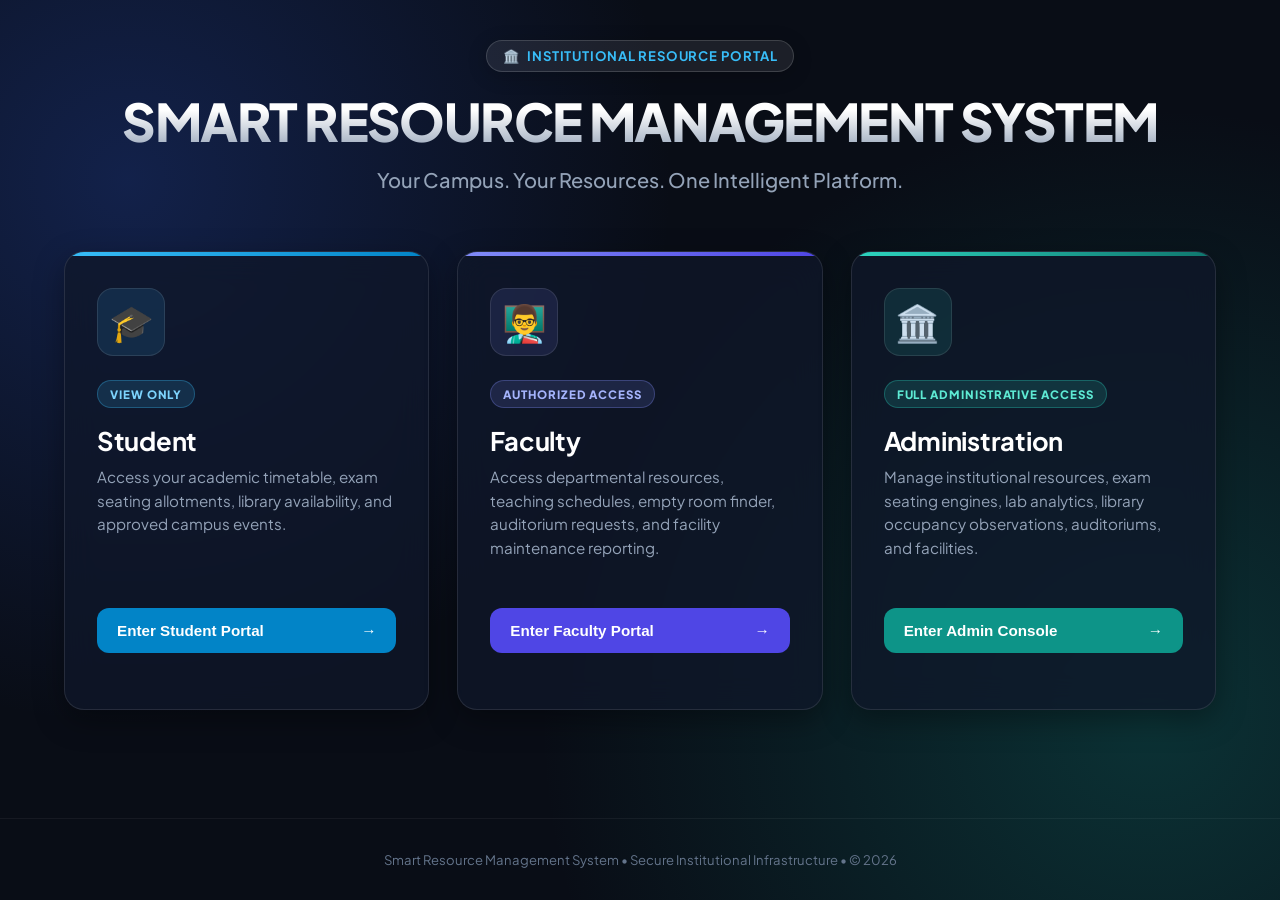
<file: templates/landing.html>
<!DOCTYPE html>
<html lang="en">
<head>
    <meta charset="UTF-8">
    <meta name="viewport" content="width=device-width, initial-scale=1.0">
    <title>Smart Resource Management System — Portal</title>
    <link rel="preconnect" href="https://fonts.googleapis.com">
    <link rel="preconnect" href="https://fonts.gstatic.com" crossorigin>
    <link href="https://fonts.googleapis.com/css2?family=Plus+Jakarta+Sans:wght@400;500;600;700;800&family=JetBrains+Mono:wght@400;600&display=swap" rel="stylesheet">
    <link rel="stylesheet" href="/static/style.css">
    <style>
        :root {
            --bg-dark: #0f172a;
            --card-student: linear-gradient(135deg, #0284c7 0%, #0369a1 100%);
            --card-faculty: linear-gradient(135deg, #4f46e5 0%, #3730a3 100%);
            --card-admin: linear-gradient(135deg, #0d9488 0%, #0f766e 100%);
        }

        body.landing-page {
            min-height: 100vh;
            background: radial-gradient(circle at 10% 20%, rgba(30, 58, 138, 0.45) 0%, transparent 40%),
                        radial-gradient(circle at 90% 80%, rgba(15, 118, 110, 0.35) 0%, transparent 45%),
                        #090d16;
            color: #f1f5f9;
            font-family: 'Plus Jakarta Sans', system-ui, -apple-system, sans-serif;
            display: flex;
            flex-direction: column;
            margin: 0;
            padding: 0;
        }

        .landing-header {
            padding: 2.5rem 1.5rem 1.5rem;
            text-align: center;
        }

        .landing-badge {
            display: inline-flex;
            align-items: center;
            gap: 0.5rem;
            background: rgba(255, 255, 255, 0.08);
            border: 1px solid rgba(255, 255, 255, 0.15);
            padding: 0.4rem 1rem;
            border-radius: 9999px;
            font-size: 0.82rem;
            letter-spacing: 0.06em;
            text-transform: uppercase;
            font-weight: 700;
            color: #38bdf8;
            margin-bottom: 1.25rem;
            box-shadow: 0 4px 20px rgba(0, 0, 0, 0.2);
        }

        .landing-title {
            font-size: clamp(2rem, 5vw, 3.25rem);
            font-weight: 800;
            letter-spacing: -0.03em;
            line-height: 1.15;
            margin: 0 0 0.85rem;
            background: linear-gradient(180deg, #ffffff 30%, #94a3b8 100%);
            -webkit-background-clip: text;
            -webkit-text-fill-color: transparent;
        }

        .landing-subtitle {
            font-size: clamp(1rem, 2vw, 1.25rem);
            font-weight: 500;
            color: #94a3b8;
            max-width: 680px;
            margin: 0 auto;
            line-height: 1.5;
        }

        .roles-container {
            max-width: 1200px;
            width: 100%;
            margin: 2rem auto;
            padding: 0 1.5rem;
            display: grid;
            grid-template-columns: repeat(auto-fit, minmax(320px, 1fr));
            gap: 1.75rem;
            box-sizing: border-box;
        }

        .role-card {
            background: rgba(15, 23, 42, 0.75);
            border: 1px solid rgba(255, 255, 255, 0.1);
            border-radius: 1.25rem;
            padding: 2.25rem 2rem;
            display: flex;
            flex-direction: column;
            justify-content: space-between;
            position: relative;
            overflow: hidden;
            transition: all 0.3s cubic-bezier(0.16, 1, 0.3, 1);
            cursor: pointer;
            backdrop-filter: blur(16px);
            box-shadow: 0 10px 30px rgba(0, 0, 0, 0.35);
        }

        .role-card::before {
            content: '';
            position: absolute;
            top: 0;
            left: 0;
            right: 0;
            height: 4px;
            transition: height 0.25s ease;
        }

        .role-card.student::before { background: linear-gradient(90deg, #38bdf8, #0284c7); }
        .role-card.faculty::before { background: linear-gradient(90deg, #818cf8, #4f46e5); }
        .role-card.admin::before { background: linear-gradient(90deg, #2dd4bf, #0f766e); }

        .role-card:hover {
            transform: translateY(-6px);
            border-color: rgba(255, 255, 255, 0.25);
            box-shadow: 0 20px 40px rgba(0, 0, 0, 0.5), 0 0 25px rgba(56, 189, 248, 0.15);
        }

        .role-card:hover::before {
            height: 6px;
        }

        .role-icon-box {
            width: 68px;
            height: 68px;
            border-radius: 1rem;
            display: flex;
            align-items: center;
            justify-content: center;
            font-size: 2.25rem;
            margin-bottom: 1.5rem;
            background: rgba(255, 255, 255, 0.05);
            border: 1px solid rgba(255, 255, 255, 0.1);
        }

        .role-card.student .role-icon-box { background: rgba(56, 189, 248, 0.12); color: #38bdf8; }
        .role-card.faculty .role-icon-box { background: rgba(129, 140, 248, 0.12); color: #818cf8; }
        .role-card.admin .role-icon-box { background: rgba(45, 212, 191, 0.12); color: #2dd4bf; }

        .role-badge {
            display: inline-block;
            font-size: 0.72rem;
            font-weight: 800;
            letter-spacing: 0.08em;
            text-transform: uppercase;
            padding: 0.35rem 0.75rem;
            border-radius: 9999px;
            margin-bottom: 1rem;
            width: fit-content;
        }

        .role-card.student .role-badge { background: rgba(56, 189, 248, 0.15); color: #7dd3fc; border: 1px solid rgba(56, 189, 248, 0.3); }
        .role-card.faculty .role-badge { background: rgba(129, 140, 248, 0.15); color: #a5b4fc; border: 1px solid rgba(129, 140, 248, 0.3); }
        .role-card.admin .role-badge { background: rgba(45, 212, 191, 0.15); color: #5eead4; border: 1px solid rgba(45, 212, 191, 0.3); }

        .role-title {
            font-size: 1.6rem;
            font-weight: 700;
            margin: 0 0 0.5rem;
            color: #ffffff;
            letter-spacing: -0.01em;
        }

        .role-desc {
            font-size: 0.95rem;
            color: #94a3b8;
            line-height: 1.55;
            margin-bottom: 1.75rem;
            min-height: 48px;
        }

        .role-button {
            display: flex;
            align-items: center;
            justify-content: space-between;
            width: 100%;
            padding: 0.9rem 1.25rem;
            border-radius: 0.75rem;
            font-size: 0.95rem;
            font-weight: 700;
            border: none;
            cursor: pointer;
            transition: all 0.2s ease;
            box-sizing: border-box;
        }

        .role-card.student .role-button { background: #0284c7; color: #ffffff; }
        .role-card.student .role-button:hover { background: #0369a1; }
        .role-card.faculty .role-button { background: #4f46e5; color: #ffffff; }
        .role-card.faculty .role-button:hover { background: #4338ca; }
        .role-card.admin .role-button { background: #0d9488; color: #ffffff; }
        .role-card.admin .role-button:hover { background: #0f766e; }

        .modal-overlay {
            position: fixed;
            top: 0;
            left: 0;
            right: 0;
            bottom: 0;
            background: rgba(3, 7, 18, 0.85);
            backdrop-filter: blur(8px);
            display: none;
            align-items: center;
            justify-content: center;
            z-index: 1000;
            padding: 1rem;
        }

        .modal-overlay.active {
            display: flex;
        }

        .auth-dialog {
            background: #111827;
            border: 1px solid rgba(255, 255, 255, 0.15);
            border-radius: 1.25rem;
            max-width: 440px;
            width: 100%;
            padding: 2.25rem;
            box-shadow: 0 25px 60px rgba(0, 0, 0, 0.7);
            position: relative;
            animation: modalFadeIn 0.25s ease-out;
            box-sizing: border-box;
        }

        @keyframes modalFadeIn {
            from { opacity: 0; transform: scale(0.96) translateY(8px); }
            to { opacity: 1; transform: scale(1) translateY(0); }
        }

        .close-btn {
            position: absolute;
            top: 1.25rem;
            right: 1.25rem;
            background: rgba(255, 255, 255, 0.08);
            border: none;
            color: #94a3b8;
            font-size: 1.2rem;
            width: 34px;
            height: 34px;
            border-radius: 50%;
            cursor: pointer;
            display: flex;
            align-items: center;
            justify-content: center;
            transition: all 0.2s ease;
        }

        .close-btn:hover {
            background: rgba(255, 255, 255, 0.18);
            color: #ffffff;
        }

        .form-group {
            margin-bottom: 1.25rem;
            text-align: left;
        }

        .form-label {
            display: block;
            font-size: 0.85rem;
            font-weight: 600;
            color: #cbd5e1;
            margin-bottom: 0.5rem;
        }

        .form-input {
            width: 100%;
            background: #1f2937;
            border: 1px solid #374151;
            border-radius: 0.65rem;
            padding: 0.8rem 1rem;
            font-size: 0.95rem;
            color: #ffffff;
            outline: none;
            transition: border-color 0.2s;
            box-sizing: border-box;
        }

        .form-input:focus {
            border-color: #38bdf8;
            box-shadow: 0 0 0 2px rgba(56, 189, 248, 0.2);
        }

        .demo-credentials-pill {
            background: rgba(255, 255, 255, 0.05);
            border: 1px dashed rgba(255, 255, 255, 0.15);
            border-radius: 0.6rem;
            padding: 0.6rem 0.85rem;
            font-size: 0.78rem;
            color: #94a3b8;
            margin-bottom: 1.25rem;
            line-height: 1.4;
        }

        .demo-credentials-pill strong {
            color: #e2e8f0;
        }

        .auth-error {
            background: rgba(239, 68, 68, 0.15);
            border: 1px solid rgba(239, 68, 68, 0.35);
            color: #fca5a5;
            padding: 0.75rem 1rem;
            border-radius: 0.65rem;
            font-size: 0.85rem;
            margin-bottom: 1.25rem;
            display: none;
        }

        .landing-footer {
            margin-top: auto;
            padding: 2rem;
            text-align: center;
            font-size: 0.82rem;
            color: #64748b;
            border-top: 1px solid rgba(255, 255, 255, 0.05);
        }
    </style>
</head>
<body class="landing-page">

    <header class="landing-header">
        <div class="landing-badge">
            <span>🏛️</span> Institutional Resource Portal
        </div>
        <h1 class="landing-title">SMART RESOURCE MANAGEMENT SYSTEM</h1>
        <p class="landing-subtitle">Your Campus. Your Resources. One Intelligent Platform.</p>
    </header>

    <main class="roles-container">
        <!-- CARD 1: STUDENT -->
        <div class="role-card student" onclick="openLoginModal('student')">
            <div>
                <div class="role-icon-box">🎓</div>
                <div class="role-badge">VIEW ONLY</div>
                <h2 class="role-title">Student</h2>
                <p class="role-desc">Access your academic timetable, exam seating allotments, library availability, and approved campus events.</p>
            </div>
            <button class="role-button" type="button">
                <span>Enter Student Portal</span>
                <span>→</span>
            </button>
        </div>

        <!-- CARD 2: FACULTY -->
        <div class="role-card faculty" onclick="openLoginModal('faculty')">
            <div>
                <div class="role-icon-box">👨‍🏫</div>
                <div class="role-badge">AUTHORIZED ACCESS</div>
                <h2 class="role-title">Faculty</h2>
                <p class="role-desc">Access departmental resources, teaching schedules, empty room finder, auditorium requests, and facility maintenance reporting.</p>
            </div>
            <button class="role-button" type="button">
                <span>Enter Faculty Portal</span>
                <span>→</span>
            </button>
        </div>

        <!-- CARD 3: ADMINISTRATION -->
        <div class="role-card admin" onclick="openLoginModal('admin')">
            <div>
                <div class="role-icon-box">🏛️</div>
                <div class="role-badge">FULL ADMINISTRATIVE ACCESS</div>
                <h2 class="role-title">Administration</h2>
                <p class="role-desc">Manage institutional resources, exam seating engines, lab analytics, library occupancy observations, auditoriums, and facilities.</p>
            </div>
            <button class="role-button" type="button">
                <span>Enter Admin Console</span>
                <span>→</span>
            </button>
        </div>
    </main>

    <!-- AUTHENTICATION MODAL -->
    <div id="authModal" class="modal-overlay" onclick="handleOverlayClick(event)">
        <div class="auth-dialog">
            <button class="close-btn" onclick="closeLoginModal()" title="Close">&times;</button>
            <div style="text-align: center; margin-bottom: 1.5rem;">
                <div id="modalIcon" style="font-size: 2.75rem; margin-bottom: 0.5rem;">🎓</div>
                <h3 id="modalTitle" style="margin: 0 0 0.25rem; font-size: 1.4rem; color: #fff;">Student Access</h3>
                <p id="modalDesc" style="margin: 0; font-size: 0.85rem; color: #94a3b8;">Enter your authorized campus credentials</p>
            </div>

            <div id="authError" class="auth-error"></div>

            <div id="demoPill" class="demo-credentials-pill"></div>

            <form id="loginForm" onsubmit="handleLoginSubmit(event)">
                <input type="hidden" id="authRole" name="role" value="student">

                <div class="form-group">
                    <label id="identifierLabel" class="form-label" for="authIdentifier">Student ID / Username</label>
                    <input type="text" id="authIdentifier" name="identifier" class="form-input" required autocomplete="username" placeholder="e.g. 25A0001 or student">
                </div>

                <div class="form-group">
                    <label class="form-label" for="authPin">Security PIN</label>
                    <input type="password" id="authPin" name="pin" class="form-input" required autocomplete="current-password" placeholder="••••" maxlength="8">
                </div>

                <button id="modalSubmitBtn" type="submit" class="role-button" style="margin-top: 1.25rem; justify-content: center; background: #0284c7;">
                    <span id="submitBtnText">Authenticate &amp; Enter</span>
                </button>
            </form>
        </div>
    </div>

    <footer class="landing-footer">
        Smart Resource Management System &bull; Secure Institutional Infrastructure &bull; &copy; 2026
    </footer>

    <script>
        const roleConfigs = {
            student: {
                title: "Student Portal",
                icon: "🎓",
                desc: "Strict view-only academic & campus resource portal",
                label: "Student Roll No or Username",
                placeholder: "e.g. 25A0001 or student",
                btnColor: "#0284c7",
                demo: "Demo Credentials: <strong>student</strong> (or Roll: <strong>25A0001</strong>) &bull; PIN: <strong>1111</strong>"
            },
            faculty: {
                title: "Faculty Portal",
                icon: "👨‍🏫",
                desc: "Authorized departmental teaching & scheduling portal",
                label: "Faculty ID or Username",
                placeholder: "e.g. faculty or bharat.cse",
                btnColor: "#4f46e5",
                demo: "Demo Credentials: <strong>faculty</strong> &bull; PIN: <strong>2345</strong>"
            },
            admin: {
                title: "Administration Console",
                icon: "🏛️",
                desc: "Master administrative operations & scheduling engines",
                label: "Administrator Username",
                placeholder: "e.g. admin",
                btnColor: "#0d9488",
                demo: "Demo Credentials: <strong>admin</strong> &bull; PIN: <strong>1234</strong>"
            }
        };

        function openLoginModal(role) {
            const cfg = roleConfigs[role] || roleConfigs.student;
            document.getElementById('authRole').value = role;
            document.getElementById('modalTitle').textContent = cfg.title;
            document.getElementById('modalIcon').textContent = cfg.icon;
            document.getElementById('modalDesc').textContent = cfg.desc;
            document.getElementById('identifierLabel').textContent = cfg.label;
            document.getElementById('authIdentifier').placeholder = cfg.placeholder;
            document.getElementById('demoPill').innerHTML = cfg.demo;
            
            const submitBtn = document.getElementById('modalSubmitBtn');
            submitBtn.style.background = cfg.btnColor;
            
            const errDiv = document.getElementById('authError');
            errDiv.style.display = 'none';
            errDiv.textContent = '';
            
            document.getElementById('authIdentifier').value = '';
            document.getElementById('authPin').value = '';
            
            document.getElementById('authModal').classList.add('active');
            setTimeout(() => document.getElementById('authIdentifier').focus(), 100);
        }

        function closeLoginModal() {
            document.getElementById('authModal').classList.remove('active');
        }

        function handleOverlayClick(event) {
            if (event.target === document.getElementById('authModal')) {
                closeLoginModal();
            }
        }

        document.addEventListener('keydown', (e) => {
            if (e.key === 'Escape') closeLoginModal();
        });

        async function handleLoginSubmit(event) {
            event.preventDefault();
            const errDiv = document.getElementById('authError');
            const submitBtn = document.getElementById('modalSubmitBtn');
            const submitText = document.getElementById('submitBtnText');

            errDiv.style.display = 'none';
            errDiv.textContent = '';

            const identifier = document.getElementById('authIdentifier').value.trim();
            const pin = document.getElementById('authPin').value.trim();
            const role = document.getElementById('authRole').value;

            if (!identifier || !pin) {
                errDiv.textContent = "Please fill in all credentials.";
                errDiv.style.display = 'block';
                return;
            }

            submitBtn.disabled = true;
            submitText.textContent = "Authenticating...";

            try {
                const response = await fetch('/api/auth/login', {
                    method: 'POST',
                    headers: { 'Content-Type': 'application/json' },
                    body: JSON.stringify({ identifier, pin, role })
                });

                const data = await response.json();
                if (data.success && data.redirect_url) {
                    window.location.href = data.redirect_url;
                } else {
                    errDiv.textContent = data.error || "Authentication failed. Please verify credentials.";
                    errDiv.style.display = 'block';
                    submitBtn.disabled = false;
                    submitText.textContent = "Authenticate & Enter";
                }
            } catch (err) {
                errDiv.textContent = "Network error connecting to campus authentication server.";
                errDiv.style.display = 'block';
                submitBtn.disabled = false;
                submitText.textContent = "Authenticate & Enter";
            }
        }
    </script>
</body>
</html>
</file>
<file: static/style.css>
/* ================================================================
   style.css — Exam Seating Allocator + Lab Utilization Module
   Shared stylesheet. Lab styles append after existing rules.
   ================================================================ */

/* ── Light/Dark mode tokens ─────────────────────────────────────── */
:root {
  --bg:          #eef6ff;
  --surface:     #ffffff;
  --surface2:    #f5f8fe;
  --text:        #1a1a2e;
  --text-muted:  #555577;
  --accent:      #1769aa;
  --accent-dark: #0d47a1;
  --border:      #d0d8e8;
  --radius:      12px;
  --shadow:      0 4px 20px rgba(0,0,0,0.10);

  /* Slot state colors */
  --col-empty:       #4caf50;
  --col-in-use:      #e53935;
  --col-maintenance: #ff8f00;
  --col-booked:      #1565c0;
  --col-lunch:       #9e9e9e;
  --col-exam:        #6a1b9a;
}

[data-theme="dark"] {
  --bg:         #0f1117;
  --surface:    #1c1f2e;
  --surface2:   #252840;
  --text:       #e8eaf6;
  --text-muted: #9fa8da;
  --accent:     #5c9bde;
  --accent-dark:#3f7ac8;
  --border:     #2e3250;
  --shadow:     0 4px 20px rgba(0,0,0,0.40);

  --col-empty:       #2e7d32;
  --col-in-use:      #b71c1c;
  --col-maintenance: #e65100;
  --col-booked:      #0d47a1;
  --col-lunch:       #546e7a;
  --col-exam:        #4a148c;
}

/* ── Base reset ─────────────────────────────────────────────────── */
*, *::before, *::after { box-sizing: border-box; margin: 0; padding: 0; }

body {
  font-family: 'Inter', Arial, sans-serif;
  background: var(--bg);
  color: var(--text);
  transition: background 0.3s, color 0.3s;
  margin: 0;
}

/* ── Navigation bar ─────────────────────────────────────────────── */
.nav-bar {
  background: var(--accent);
  color: white;
  display: flex;
  align-items: center;
  padding: 0 24px;
  height: 56px;
  gap: 20px;
  box-shadow: 0 2px 8px rgba(0,0,0,0.2);
}
.nav-bar .nav-brand {
  font-weight: 700;
  font-size: 1.1rem;
  letter-spacing: 0.5px;
  color: white;
  text-decoration: none;
}
.nav-bar a {
  color: rgba(255,255,255,0.85);
  text-decoration: none;
  font-size: 0.92rem;
  padding: 4px 10px;
  border-radius: 6px;
  transition: background 0.2s;
}
.nav-bar a:hover, .nav-bar a.active { background: rgba(255,255,255,0.15); color: white; }
.nav-bar .spacer { flex: 1; }

/* Dark mode toggle button */
#dark-toggle {
  background: rgba(255,255,255,0.15);
  border: 1px solid rgba(255,255,255,0.3);
  color: white;
  padding: 5px 14px;
  border-radius: 20px;
  cursor: pointer;
  font-size: 0.85rem;
  transition: background 0.2s;
}
#dark-toggle:hover { background: rgba(255,255,255,0.25); }

/* ── Existing seating allocator styles ──────────────────────────── */
.container {
  width: 600px;
  margin: 60px auto;
  background: var(--surface);
  padding: 40px;
  border-radius: var(--radius);
  box-shadow: var(--shadow);
  text-align: center;
}
h1 { color: var(--accent); margin-bottom: 16px; font-size: 1.6rem; }
input { margin: 25px; padding: 10px; border: 1px solid var(--border); border-radius: 6px; }
button {
  display: block; margin: 20px auto;
  padding: 12px 30px;
  background: var(--accent); color: white;
  border: none; border-radius: 8px; cursor: pointer;
  font-size: 0.95rem; font-weight: 600;
  transition: background 0.2s, transform 0.1s;
}
button:hover { background: var(--accent-dark); }
button:active { transform: scale(0.98); }

.success {
  margin-top: 30px; padding: 20px;
  background: #e8f5e9; border-radius: 10px;
}
[data-theme="dark"] .success { background: #1b3a1f; }
.success a {
  display: inline-block; margin: 10px; padding: 10px 20px;
  background: var(--accent); color: white; text-decoration: none; border-radius: 6px;
}

.error { margin-top: 16px; padding: 12px; background: #ffebee; color: #b71c1c; border-radius: 8px; }
[data-theme="dark"] .error { background: #3a1a1a; color: #ef9a9a; }

/* ── Lab module page layout ─────────────────────────────────────── */
.lab-page {
  max-width: 1400px;
  margin: 0 auto;
  padding: 24px;
}
.page-header {
  display: flex; align-items: center; gap: 16px;
  margin-bottom: 28px; flex-wrap: wrap;
}
.page-title { font-size: 1.5rem; font-weight: 700; color: var(--accent); }
.page-subtitle { color: var(--text-muted); font-size: 0.9rem; }

/* ── Utility ─────────────────────────────────────────────────────── */
.card {
  background: var(--surface);
  border-radius: var(--radius);
  box-shadow: var(--shadow);
  padding: 20px;
  border: 1px solid var(--border);
}
.section-title {
  font-size: 1.1rem; font-weight: 700; margin-bottom: 16px;
  color: var(--accent); border-bottom: 2px solid var(--border);
  padding-bottom: 8px;
}
.msg { padding: 10px 16px; border-radius: 8px; margin: 10px 0; display: none; }
.msg-success { background: #e8f5e9; color: #1b5e20; }
.msg-error   { background: #ffebee; color: #b71c1c; }
[data-theme="dark"] .msg-success { background: #1b3a1f; color: #a5d6a7; }
[data-theme="dark"] .msg-error   { background: #3a1a1a; color: #ef9a9a; }

/* ── Lab cards grid ──────────────────────────────────────────────── */
#lab-cards {
  display: grid;
  grid-template-columns: repeat(auto-fill, minmax(200px, 1fr));
  gap: 16px;
  margin-bottom: 28px;
}
.lab-card {
  background: var(--surface);
  border: 2px solid var(--border);
  border-radius: var(--radius);
  padding: 16px;
  cursor: pointer;
  transition: border-color 0.2s, box-shadow 0.2s, transform 0.15s;
}
.lab-card:hover { border-color: var(--accent); transform: translateY(-2px); box-shadow: var(--shadow); }
.lab-card.active { border-color: var(--accent); background: var(--surface2); }
.card-header { display: flex; justify-content: space-between; align-items: center; margin-bottom: 8px; }
.lab-id { font-size: 1.1rem; font-weight: 700; color: var(--accent); }
.card-name { font-size: 0.8rem; color: var(--text-muted); margin-bottom: 12px; }
.card-body { display: flex; flex-direction: column; gap: 6px; }
.metric { display: flex; justify-content: space-between; font-size: 0.82rem; }
.metric-label { color: var(--text-muted); }
.metric-value { font-weight: 600; }
.over-cap { color: var(--col-in-use); }

/* Utilization bar */
.util-bar { height: 6px; background: var(--border); border-radius: 3px; margin: 2px 0 6px; }
.util-fill { height: 100%; background: var(--accent); border-radius: 3px; transition: width 0.5s; }

/* Status badges */
.status-badge {
  font-size: 0.7rem; font-weight: 700; padding: 2px 8px;
  border-radius: 12px; text-transform: uppercase; letter-spacing: 0.5px;
}
.status-healthy   { background: #e8f5e9; color: #1b5e20; }
.status-underused { background: #fff9c4; color: #827717; }
.status-overloaded{ background: #ffebee; color: #b71c1c; }
.status-nodata    { background: #f5f5f5; color: #616161; }
[data-theme="dark"] .status-healthy   { background: #1b3a1f; color: #a5d6a7; }
[data-theme="dark"] .status-underused { background: #3a3000; color: #fff176; }
[data-theme="dark"] .status-overloaded{ background: #3a1a1a; color: #ef9a9a; }
[data-theme="dark"] .status-nodata    { background: #2a2a2a; color: #9e9e9e; }

.no-data-msg { color: var(--text-muted); font-style: italic; padding: 12px 0; }

/* ── Heatmap ─────────────────────────────────────────────────────── */
.heatmap-controls {
  display: flex; align-items: center; gap: 12px; margin-bottom: 16px; flex-wrap: wrap;
}
.heatmap-controls select {
  padding: 6px 12px; border-radius: 6px;
  border: 1px solid var(--border);
  background: var(--surface); color: var(--text);
  font-size: 0.9rem;
}

.heatmap-table {
  border-collapse: collapse;
  width: 100%;
}
.heatmap-table th, .heatmap-table td {
  border: 1px solid var(--border);
  text-align: center; font-size: 0.8rem;
  padding: 8px 4px; min-width: 52px;
}
.heatmap-table thead { background: var(--surface2); font-weight: 600; }
.day-label { font-weight: 600; color: var(--text-muted); background: var(--surface2); }

.hm-booked  { background: #ffcdd2; color: #b71c1c; font-weight: 700; cursor: pointer; }
.hm-empty   { background: #c8e6c9; color: #1b5e20; }
.hm-lunch   { background: #e0e0e0; color: #616161; }
[data-theme="dark"] .hm-booked { background: #4a1a1a; color: #ef9a9a; }
[data-theme="dark"] .hm-empty  { background: #1a3a1f; color: #a5d6a7; }
[data-theme="dark"] .hm-lunch  { background: #2a2a2a; color: #9e9e9e; }

/* Hover tooltip already handled by title attr */
.hm-booked:hover, .hm-empty:hover { opacity: 0.85; }

/* Free slot tags */
.free-slots-list { margin-top: 12px; font-size: 0.85rem; }
.free-slot-tag {
  display: inline-block; background: var(--col-empty); color: white;
  border-radius: 10px; padding: 2px 8px; margin: 2px; font-size: 0.78rem;
}

/* Forecast */
.forecast-section { margin-top: 20px; }
.forecast-section h4 { margin-bottom: 10px; }
.forecast-table { border-collapse: collapse; width: 100%; font-size: 0.82rem; }
.forecast-table th, .forecast-table td {
  border: 1px solid var(--border); padding: 6px 8px; text-align: center;
}
.forecast-table thead { background: var(--surface2); font-weight: 600; }
.fc-normal td { background: #e8f5e9; } [data-theme="dark"] .fc-normal td { background: #1a2e1f; }
.fc-exam td   { background: #fff9c4; } [data-theme="dark"] .fc-exam td   { background: #2a2800; }
.fc-holiday td{ background: #f5f5f5; } [data-theme="dark"] .fc-holiday td{ background: #1f1f1f; }

/* ── Free finder form ────────────────────────────────────────────── */
#free-finder-form { display: flex; gap: 10px; align-items: flex-end; flex-wrap: wrap; margin-bottom: 12px; }
#free-finder-form label { font-size: 0.85rem; color: var(--text-muted); }
#free-finder-form select, #free-finder-form input {
  padding: 7px 10px; border-radius: 6px; border: 1px solid var(--border);
  background: var(--surface); color: var(--text); margin: 0;
}
#free-finder-form button { margin: 0; padding: 8px 18px; }

/* ── Booking page layout ─────────────────────────────────────────── */
.booking-layout {
  display: grid;
  grid-template-columns: 1fr 340px;
  gap: 20px;
  align-items: start;
}
@media (max-width: 900px) { .booking-layout { grid-template-columns: 1fr; } }

.week-nav {
  display: flex; align-items: center; gap: 12px; margin-bottom: 16px;
}
.week-nav button {
  display: inline-block; margin: 0; padding: 6px 14px; font-size: 1rem;
}
#week-display { font-size: 0.92rem; color: var(--text-muted); flex: 1; text-align: center; }

/* ── Week grid ───────────────────────────────────────────────────── */
.week-table { border-collapse: collapse; width: 100%; }
.week-table th, .week-table td {
  border: 1px solid var(--border);
  text-align: center; padding: 8px 4px;
  font-size: 0.8rem; min-width: 58px;
}
.week-table thead { background: var(--surface2); font-weight: 600; }
.wk-clickable { cursor: pointer; transition: opacity 0.15s; }
.wk-clickable:hover { opacity: 0.8; }
.wk-selected { outline: 3px solid var(--accent); outline-offset: -3px; }

/* Slot state colors */
.wk-empty       { background: #c8e6c9; color: #1b5e20; }
.wk-in_use      { background: #ffcdd2; color: #b71c1c; }
.wk-maintenance { background: #ffe0b2; color: #e65100; }
.wk-booked      { background: #bbdefb; color: #0d47a1; cursor: pointer; }
.wk-lunch       { background: #e0e0e0; color: #757575; }
.wk-exam        { background: #e1bee7; color: #6a1b9a; }
[data-theme="dark"] .wk-empty       { background: #1a3a1f; color: #a5d6a7; }
[data-theme="dark"] .wk-in_use      { background: #4a1a1a; color: #ef9a9a; }
[data-theme="dark"] .wk-maintenance { background: #3a1e00; color: #ffcc80; }
[data-theme="dark"] .wk-booked      { background: #0d2a4a; color: #90caf9; }
[data-theme="dark"] .wk-lunch       { background: #2a2a2a; color: #9e9e9e; }
[data-theme="dark"] .wk-exam        { background: #2e1a3a; color: #ce93d8; }

/* Legend */
.grid-legend { display: flex; gap: 10px; flex-wrap: wrap; margin-top: 10px; font-size: 0.78rem; }
.legend-item { display: flex; align-items: center; gap: 5px; }
.legend-dot {
  width: 14px; height: 14px; border-radius: 3px; display: inline-block;
}
.ld-empty       { background: #c8e6c9; }
.ld-in_use      { background: #ffcdd2; }
.ld-maintenance { background: #ffe0b2; }
.ld-booked      { background: #bbdefb; }
.ld-lunch       { background: #e0e0e0; }
.ld-exam        { background: #e1bee7; }

/* ── Booking + in-charge forms ───────────────────────────────────── */
.form-group { display: flex; flex-direction: column; gap: 4px; margin-bottom: 12px; }
.form-group label { font-size: 0.82rem; font-weight: 600; color: var(--text-muted); }
.form-group input, .form-group select, .form-group textarea {
  padding: 8px 12px; border-radius: 8px;
  border: 1px solid var(--border);
  background: var(--surface); color: var(--text);
  font-size: 0.9rem; margin: 0;
}
.form-group input:focus, .form-group select:focus {
  outline: none; border-color: var(--accent);
  box-shadow: 0 0 0 2px rgba(23,105,170,0.15);
}
.btn-primary {
  background: var(--accent); color: white;
  border: none; border-radius: 8px; padding: 10px 20px;
  cursor: pointer; font-weight: 600; font-size: 0.9rem;
  display: inline-block; margin: 4px 4px 0 0; transition: background 0.2s;
}
.btn-primary:hover { background: var(--accent-dark); }
.btn-sm { padding: 5px 12px; font-size: 0.8rem; border-radius: 6px; }
.btn-danger { background: #e53935; }
.btn-danger:hover { background: #b71c1c; }

#selected-slots-display {
  font-size: 0.82rem; color: var(--text-muted);
  padding: 6px; background: var(--surface2);
  border-radius: 6px; margin-bottom: 10px;
  min-height: 28px;
}

/* ── Bookings list ───────────────────────────────────────────────── */
.bookings-table { border-collapse: collapse; width: 100%; font-size: 0.82rem; }
.bookings-table th, .bookings-table td {
  border: 1px solid var(--border); padding: 6px 8px;
}
.bookings-table thead { background: var(--surface2); font-weight: 600; }

/* ── Smart allocation ────────────────────────────────────────────── */
.suggestions { display: flex; flex-direction: column; gap: 10px; }
.suggestion-card {
  background: var(--surface2); border: 1px solid var(--border);
  border-radius: 8px; padding: 12px;
  transition: border-color 0.2s;
}
.suggestion-card:hover { border-color: var(--accent); }
.sug-rank { font-weight: 700; color: var(--accent); margin-bottom: 4px; }
.sug-detail { font-size: 0.88rem; margin-bottom: 6px; }
.sug-reasons { font-size: 0.78rem; color: var(--text-muted); margin: 4px 0 8px 14px; }
.sug-reasons li { margin-bottom: 2px; }

.batch-summary { font-size: 0.92rem; font-weight: 600; margin-bottom: 10px; }
.batch-list { font-size: 0.83rem; padding-left: 16px; }
.batch-list li { margin-bottom: 4px; }
.batch-unalloc li { color: #e53935; }
[data-theme="dark"] .batch-unalloc li { color: #ef9a9a; }

/* Tab-style section toggles */
.panel-section { margin-bottom: 20px; }

/* Divider */
.divider { border: none; border-top: 1px solid var(--border); margin: 16px 0; }

/* Display & Table helpers to eliminate inline Jinja styles */
.d-none { display: none !important; }
.d-block { display: block !important; }
.td-cell { padding: 8px; border: 1px solid var(--border); }
.td-center { padding: 8px; border: 1px solid var(--border); text-align: center; }
.td-overcap { color: var(--col-in-use); font-weight: 700; }

/* Inline form row */
.inline-row { display: flex; gap: 8px; flex-wrap: wrap; align-items: flex-end; }
.inline-row .form-group { flex: 1; min-width: 120px; }

/* ── Unified Single Dashboard Styles ───────────────────────────── */
.nav-tabs {
  display: flex;
  gap: 6px;
  align-items: center;
  background: rgba(0, 0, 0, 0.16);
  padding: 4px;
  border-radius: 8px;
}
.nav-tab-btn {
  background: transparent;
  color: rgba(255, 255, 255, 0.85);
  border: none;
  padding: 7px 16px;
  border-radius: 6px;
  cursor: pointer;
  font-size: 0.9rem;
  font-weight: 600;
  transition: all 0.2s ease;
  display: inline-flex;
  align-items: center;
  gap: 8px;
}
.nav-tab-btn:hover {
  background: rgba(255, 255, 255, 0.15);
  color: white;
}
.nav-tab-btn.active {
  background: white;
  color: var(--accent);
  box-shadow: 0 2px 8px rgba(0,0,0,0.15);
}
[data-theme="dark"] .nav-tab-btn.active {
  background: var(--surface2);
  color: var(--text);
  border: 1px solid var(--border);
}

/* Tab panes */
.tab-pane {
  display: none;
  animation: fadeInPane 0.2s ease-in-out;
}
.tab-pane.active {
  display: block;
}
@keyframes fadeInPane {
  from { opacity: 0; transform: translateY(4px); }
  to { opacity: 1; transform: translateY(0); }
}

/* Quick KPI Stats Bar */
.stats-banner {
  display: grid;
  grid-template-columns: repeat(auto-fit, minmax(220px, 1fr));
  gap: 16px;
  margin-bottom: 24px;
}
.stat-pill {
  background: var(--surface);
  border: 1px solid var(--border);
  border-radius: var(--radius);
  padding: 16px 20px;
  display: flex;
  align-items: center;
  gap: 16px;
  box-shadow: var(--shadow);
  transition: transform 0.15s ease;
}
.stat-pill:hover {
  transform: translateY(-2px);
}
.stat-icon {
  font-size: 2rem;
  line-height: 1;
}
.stat-info {
  display: flex;
  flex-direction: column;
}
.stat-label {
  font-size: 0.75rem;
  color: var(--text-muted);
  text-transform: uppercase;
  letter-spacing: 0.5px;
  font-weight: 700;
  margin-bottom: 2px;
}
.stat-value {
  font-size: 1.35rem;
  font-weight: 700;
  color: var(--accent);
}

/* Seating Allocator Grid Layout */
.seating-layout {
  display: grid;
  grid-template-columns: 1.3fr 1fr;
  gap: 24px;
  margin-bottom: 24px;
}
@media (max-width: 960px) {
  .seating-layout {
    grid-template-columns: 1fr;
  }
}

/* Drag-and-drop file upload zone */
.dropzone {
  border: 2px dashed var(--accent);
  background: var(--surface2);
  border-radius: var(--radius);
  padding: 32px 20px;
  text-align: center;
  cursor: pointer;
  transition: all 0.2s ease;
  margin: 16px 0;
}
.dropzone:hover, .dropzone.dragover {
  border-color: var(--accent-dark);
  background: rgba(23, 105, 170, 0.08);
}
.dropzone-icon {
  font-size: 3rem;
  margin-bottom: 12px;
}
.dropzone-title {
  font-size: 1.05rem;
  font-weight: 700;
  color: var(--text);
  margin-bottom: 4px;
}
.dropzone-subtitle {
  font-size: 0.85rem;
  color: var(--text-muted);
}
.file-selected-badge {
  display: inline-flex;
  align-items: center;
  gap: 8px;
  background: #e8f5e9;
  color: #1b5e20;
  padding: 6px 14px;
  border-radius: 20px;
  font-weight: 600;
  font-size: 0.88rem;
  margin-top: 12px;
}
[data-theme="dark"] .file-selected-badge {
  background: #1b3a1f;
  color: #a5d6a7;
}

/* Generated Seating Results Card */
.results-card {
  background: var(--surface);
  border: 2px solid #66bb6a;
  border-radius: var(--radius);
  padding: 24px;
  margin-top: 20px;
  box-shadow: var(--shadow);
}
[data-theme="dark"] .results-card {
  border-color: #2e7d32;
}
.results-header {
  display: flex;
  align-items: center;
  gap: 12px;
  margin-bottom: 16px;
}
.results-header-title {
  font-size: 1.25rem;
  font-weight: 700;
  color: #2e7d32;
}
[data-theme="dark"] .results-header-title {
  color: #81c784;
}
.results-stats-row {
  display: flex;
  gap: 16px;
  margin-bottom: 20px;
  flex-wrap: wrap;
}
.result-stat-box {
  background: var(--surface2);
  border: 1px solid var(--border);
  border-radius: 8px;
  padding: 14px 20px;
  flex: 1;
  min-width: 140px;
  text-align: center;
}
.result-stat-num {
  font-size: 1.8rem;
  font-weight: 800;
  color: var(--accent);
}
.result-stat-lbl {
  font-size: 0.82rem;
  color: var(--text-muted);
  font-weight: 600;
  text-transform: uppercase;
  margin-top: 4px;
}
.download-actions {
  display: flex;
  gap: 12px;
  flex-wrap: wrap;
}
.btn-dl-excel {
  background: #2e7d32;
  color: white;
  padding: 10px 20px;
  border-radius: 8px;
  text-decoration: none;
  font-weight: 700;
  font-size: 0.92rem;
  display: inline-flex;
  align-items: center;
  gap: 8px;
  transition: background 0.2s;
}
.btn-dl-excel:hover {
  background: #1b5e20;
  color: white;
}
.btn-dl-pdf {
  background: #c62828;
  color: white;
  padding: 10px 20px;
  border-radius: 8px;
  text-decoration: none;
  font-weight: 700;
  font-size: 0.92rem;
  display: inline-flex;
  align-items: center;
  gap: 8px;
  transition: background 0.2s;
}
.btn-dl-pdf:hover {
  background: #b71c1c;
  color: white;
}

/* Feature info list */
.feature-list {
  list-style: none;
  display: flex;
  flex-direction: column;
  gap: 12px;
  margin-top: 12px;
}
.feature-item {
  display: flex;
  align-items: flex-start;
  gap: 12px;
  font-size: 0.88rem;
  line-height: 1.4;
}
.feature-icon {
  font-size: 1.2rem;
  color: var(--accent);
  line-height: 1;
}

/* ================================================================
   SMART LIBRARY UTILIZATION MODULE STYLES
   ================================================================ */

/* Sub-navigation tabs within the Library module */
.lib-sub-nav {
  display: flex;
  gap: 8px;
  background: var(--surface2);
  padding: 6px;
  border-radius: var(--radius);
  border: 1px solid var(--border);
  margin-bottom: 24px;
  flex-wrap: wrap;
}
.lib-sub-btn {
  background: transparent;
  color: var(--text-muted);
  border: none;
  padding: 8px 16px;
  border-radius: 8px;
  cursor: pointer;
  font-size: 0.88rem;
  font-weight: 600;
  display: inline-flex;
  align-items: center;
  gap: 6px;
  transition: all 0.2s ease;
  margin: 0;
}
.lib-sub-btn:hover {
  color: var(--text);
  background: rgba(23, 105, 170, 0.08);
}
.lib-sub-btn.active {
  background: var(--accent);
  color: white;
  box-shadow: 0 2px 6px rgba(23, 105, 170, 0.3);
}

/* Sub-panes */
.lib-sub-pane {
  display: none;
  animation: fadeInPane 0.2s ease-in-out;
}
.lib-sub-pane.active {
  display: block;
}

/* Crowd Badges & Theme Colors */
.crowd-badge {
  display: inline-flex;
  align-items: center;
  gap: 6px;
  padding: 4px 12px;
  border-radius: 20px;
  font-size: 0.85rem;
  font-weight: 700;
  letter-spacing: 0.3px;
  text-transform: uppercase;
}
.crowd-success { background: #e8f5e9; color: #1b5e20; border: 1px solid #a5d6a7; }
.crowd-info    { background: #e3f2fd; color: #0d47a1; border: 1px solid #90caf9; }
.crowd-warning { background: #fff8e1; color: #e65100; border: 1px solid #ffe082; }
.crowd-danger  { background: #ffebee; color: #b71c1c; border: 1px solid #ef9a9a; }
.crowd-secondary { background: #f5f5f5; color: #616161; border: 1px solid #e0e0e0; }

[data-theme="dark"] .crowd-success { background: #1b3a1f; color: #a5d6a7; border-color: #2e7d32; }
[data-theme="dark"] .crowd-info    { background: #0d2b45; color: #90caf9; border-color: #1565c0; }
[data-theme="dark"] .crowd-warning { background: #3e2723; color: #ffcc80; border-color: #e65100; }
[data-theme="dark"] .crowd-danger  { background: #3a1a1a; color: #ef9a9a; border-color: #b71c1c; }
[data-theme="dark"] .crowd-secondary { background: #262626; color: #b0bec5; border-color: #424242; }

.crowd-bg-success { background-color: #2e7d32 !important; }
.crowd-bg-info    { background-color: #1565c0 !important; }
.crowd-bg-warning { background-color: #f57c00 !important; }
.crowd-bg-danger  { background-color: #c62828 !important; }

.crowd-border-success { border-top: 4px solid #2e7d32 !important; }
.crowd-border-info    { border-top: 4px solid #1565c0 !important; }
.crowd-border-warning { border-top: 4px solid #f57c00 !important; }
.crowd-border-danger  { border-top: 4px solid #c62828 !important; }

/* Stale Data Warning Banner */
.stale-alert {
  background: #fff8e1;
  border: 1px solid #ffe082;
  border-left: 5px solid #ff8f00;
  border-radius: 8px;
  padding: 12px 18px;
  display: flex;
  align-items: center;
  gap: 14px;
  margin-bottom: 20px;
}
[data-theme="dark"] .stale-alert {
  background: #332500;
  border-color: #664d00;
  border-left-color: #ffa000;
}
.stale-icon { font-size: 1.6rem; line-height: 1; }
.stale-content { font-size: 0.85rem; color: #5d4037; }
[data-theme="dark"] .stale-content { color: #ffe082; }

/* Large Occupancy Progress Meter */
.meter-track {
  height: 18px;
  background: var(--surface2);
  border: 1px solid var(--border);
  border-radius: 10px;
  overflow: hidden;
  position: relative;
  margin: 14px 0 8px;
}
.meter-fill {
  height: 100%;
  border-radius: 10px;
  transition: width 0.6s cubic-bezier(0.4, 0, 0.2, 1);
}

/* Hourly Bar Chart */
.chart-bars-wrap {
  display: flex;
  align-items: flex-end;
  gap: 10px;
  height: 200px;
  padding: 20px 10px 0;
  overflow-x: auto;
}
.chart-bar-col {
  flex: 1;
  min-width: 38px;
  display: flex;
  flex-direction: column;
  align-items: center;
  height: 100%;
  justify-content: flex-end;
}
.chart-bar-val {
  font-size: 0.72rem;
  font-weight: 700;
  color: var(--text-muted);
  margin-bottom: 4px;
}
.chart-bar-track {
  width: 100%;
  background: var(--surface2);
  border: 1px solid var(--border);
  border-radius: 4px;
  height: 140px;
  display: flex;
  align-items: flex-end;
  overflow: hidden;
}
.chart-bar-fill {
  width: 100%;
  border-radius: 3px 3px 0 0;
  transition: height 0.5s ease;
}
.chart-bar-lbl {
  font-size: 0.75rem;
  font-weight: 600;
  color: var(--text-muted);
  margin-top: 6px;
}

/* Library Peak-Hour Heatmap */
.lib-heatmap-grid {
  width: 100%;
  border-collapse: collapse;
  font-size: 0.78rem;
  text-align: center;
}
.lib-heatmap-grid th {
  padding: 8px 4px;
  background: var(--surface2);
  border: 1px solid var(--border);
  color: var(--text-muted);
  font-weight: 600;
}
.lib-heatmap-grid td {
  padding: 8px 4px;
  border: 1px solid var(--border);
  font-weight: 600;
}
.hm-day-lbl {
  background: var(--surface2);
  color: var(--text);
  font-weight: 700;
}
.hm-c0 { background: var(--surface); color: var(--text-muted); }
.hm-c1 { background: #e8f5e9; color: #1b5e20; }
.hm-c2 { background: #e3f2fd; color: #0d47a1; }
.hm-c3 { background: #fff8e1; color: #e65100; }
.hm-c4 { background: #ffebee; color: #b71c1c; font-weight: 800; }
[data-theme="dark"] .hm-c1 { background: #1b3a1f; color: #a5d6a7; }
[data-theme="dark"] .hm-c2 { background: #0d2b45; color: #90caf9; }
[data-theme="dark"] .hm-c3 { background: #3e2723; color: #ffcc80; }
[data-theme="dark"] .hm-c4 { background: #3a1a1a; color: #ef9a9a; }

/* Forecast Cards Grid */
.forecast-grid {
  display: grid;
  grid-template-columns: repeat(auto-fill, minmax(160px, 1fr));
  gap: 14px;
  margin-top: 14px;
}
.forecast-card {
  background: var(--surface);
  border: 1px solid var(--border);
  border-radius: var(--radius);
  padding: 14px;
  text-align: center;
  box-shadow: 0 2px 6px rgba(0,0,0,0.04);
  transition: transform 0.15s ease;
}
.forecast-card:hover { transform: translateY(-2px); box-shadow: var(--shadow); }
.fc-time { font-size: 0.82rem; font-weight: 700; color: var(--text-muted); margin-bottom: 6px; }
.fc-pct { font-size: 1.6rem; font-weight: 800; color: var(--accent); line-height: 1.1; margin-bottom: 6px; }
.fc-seats { font-size: 0.75rem; color: var(--text-muted); margin-top: 6px; }

/* Smart Recommendation Cards */
.rec-alert-card {
  background: var(--surface);
  border: 1px solid var(--border);
  border-radius: var(--radius);
  padding: 18px 22px;
  margin-bottom: 14px;
  border-left: 5px solid var(--accent);
  box-shadow: 0 2px 8px rgba(0,0,0,0.04);
}
.rec-type-danger  { border-left-color: #c62828; }
.rec-type-warning { border-left-color: #f57c00; }
.rec-type-info    { border-left-color: #1769aa; }
.rec-type-success { border-left-color: #2e7d32; }

.rec-card-header {
  display: flex;
  justify-content: space-between;
  align-items: center;
  margin-bottom: 8px;
}
.rec-category-badge {
  font-size: 0.72rem;
  font-weight: 800;
  text-transform: uppercase;
  letter-spacing: 0.5px;
  color: var(--accent);
}
.rec-tag-badge {
  font-size: 0.7rem;
  background: var(--surface2);
  border: 1px solid var(--border);
  padding: 2px 8px;
  border-radius: 12px;
  color: var(--text-muted);
}
.rec-card-title {
  font-size: 1.05rem;
  font-weight: 700;
  color: var(--text);
  margin-bottom: 6px;
}
.rec-card-desc {
  font-size: 0.88rem;
  color: var(--text-muted);
  line-height: 1.45;
  margin-bottom: 10px;
}
.rec-card-action {
  font-size: 0.84rem;
  color: var(--text);
  background: var(--surface2);
  padding: 8px 12px;
  border-radius: 6px;
  border: 1px solid var(--border);
}

/* ==========================================================================
   Campus Space & Facility Management Styling
   ========================================================================== */

/* Role Badges */
.role-pill {
  display: inline-flex;
  align-items: center;
  padding: 4px 10px;
  border-radius: 14px;
  font-size: 0.78rem;
  font-weight: 700;
  text-transform: uppercase;
  letter-spacing: 0.4px;
}
.role-admin       { background: #e3f2fd; color: #0d47a1; border: 1px solid #90caf9; }
.role-staff       { background: #e8f5e9; color: #1b5e20; border: 1px solid #a5d6a7; }
.role-maintenance { background: #fff3e0; color: #e65100; border: 1px solid #ffcc80; }

[data-theme="dark"] .role-admin       { background: #0d2b45; color: #90caf9; border-color: #1565c0; }
[data-theme="dark"] .role-staff       { background: #1b3a1f; color: #a5d6a7; border-color: #2e7d32; }
[data-theme="dark"] .role-maintenance { background: #3e2723; color: #ffcc80; border-color: #e65100; }

/* Submodule Tabs */
.campus-sub-nav {
  display: flex;
  gap: 10px;
  margin-bottom: 20px;
  border-bottom: 2px solid var(--border);
  padding-bottom: 4px;
  overflow-x: auto;
}

.nav-tab-link {
  display: inline-flex;
  align-items: center;
  gap: 6px;
  padding: 8px 14px;
  border-radius: 8px;
  font-size: 0.88rem;
  font-weight: 600;
  color: var(--text-muted);
  text-decoration: none;
  transition: all 0.2s;
  white-space: nowrap;
}
.nav-tab-link:hover {
  color: var(--text);
  background: var(--surface2);
}
.campus-sub-btn {
  background: none;
  border: none;
  padding: 10px 18px;
  font-size: 0.95rem;
  font-weight: 600;
  color: var(--text-muted);
  cursor: pointer;
  border-radius: 8px 8px 0 0;
  transition: all 0.2s;
  white-space: nowrap;
}
.campus-sub-btn:hover {
  color: var(--text);
  background: var(--surface2);
}
.campus-sub-btn.active {
  color: var(--accent);
  border-bottom: 3px solid var(--accent);
  background: var(--surface2);
}

.campus-view {
  display: none;
}
.campus-view.active {
  display: block;
  animation: fadeInPane 0.2s ease-in-out;
}

/* Timetable Matrix Grid */
.tt-grid-table {
  width: 100%;
  border-collapse: collapse;
  font-size: 0.82rem;
  background: var(--surface);
  border: 1px solid var(--border);
}
.tt-grid-table th {
  background: var(--surface2);
  color: var(--text);
  padding: 10px 8px;
  border: 1px solid var(--border);
  text-align: center;
  font-weight: 700;
}
.tt-day-cell {
  background: var(--surface2);
  padding: 10px 12px;
  border: 1px solid var(--border);
  font-weight: 700;
  color: var(--text);
  white-space: nowrap;
}
.tt-cell {
  padding: 8px;
  border: 1px solid var(--border);
  min-width: 95px;
  vertical-align: top;
}
.tt-cell.tt-occupied {
  background: rgba(26, 35, 126, 0.08);
  border-left: 3px solid var(--accent);
}
[data-theme="dark"] .tt-cell.tt-occupied {
  background: rgba(92, 107, 192, 0.15);
}
.tt-cell.tt-free {
  color: var(--text-muted);
  text-align: center;
  font-size: 0.78rem;
  vertical-align: middle;
}
.tt-cell.tt-lunch {
  background: rgba(0, 0, 0, 0.03);
  text-align: center;
  color: var(--text-muted);
  font-style: italic;
  vertical-align: middle;
}
[data-theme="dark"] .tt-cell.tt-lunch {
  background: rgba(255, 255, 255, 0.03);
}
.tt-subj {
  font-weight: 700;
  color: var(--text);
  margin-bottom: 2px;
}
.tt-meta {
  font-size: 0.72rem;
  color: var(--text-muted);
}

/* Free Classroom Chips */
.free-cr-grid {
  display: grid;
  grid-template-columns: repeat(auto-fill, minmax(130px, 1fr));
  gap: 8px;
  max-height: 220px;
  overflow-y: auto;
  padding: 6px;
  background: var(--surface2);
  border-radius: 8px;
  border: 1px solid var(--border);
}
.free-cr-chip {
  background: var(--surface);
  border: 1px solid var(--border);
  padding: 8px 10px;
  border-radius: 6px;
  cursor: pointer;
  transition: all 0.15s;
  text-align: center;
}
.free-cr-chip:hover {
  border-color: var(--accent);
  background: var(--surface2);
  transform: translateY(-1px);
}

/* Event Readiness Checklist Items */
.checklist-items-list {
  display: flex;
  flex-direction: column;
  gap: 10px;
}
.checklist-item-row {
  display: flex;
  gap: 12px;
  align-items: flex-start;
  padding: 10px 14px;
  background: var(--surface2);
  border: 1px solid var(--border);
  border-radius: 8px;
  cursor: pointer;
  transition: background 0.15s;
}
.checklist-item-row:hover {
  background: rgba(0, 0, 0, 0.04);
}
[data-theme="dark"] .checklist-item-row:hover {
  background: rgba(255, 255, 255, 0.04);
}
.checklist-item-row input[type="checkbox"] {
  width: 18px;
  height: 18px;
  margin-top: 2px;
  cursor: pointer;
}
</file>
